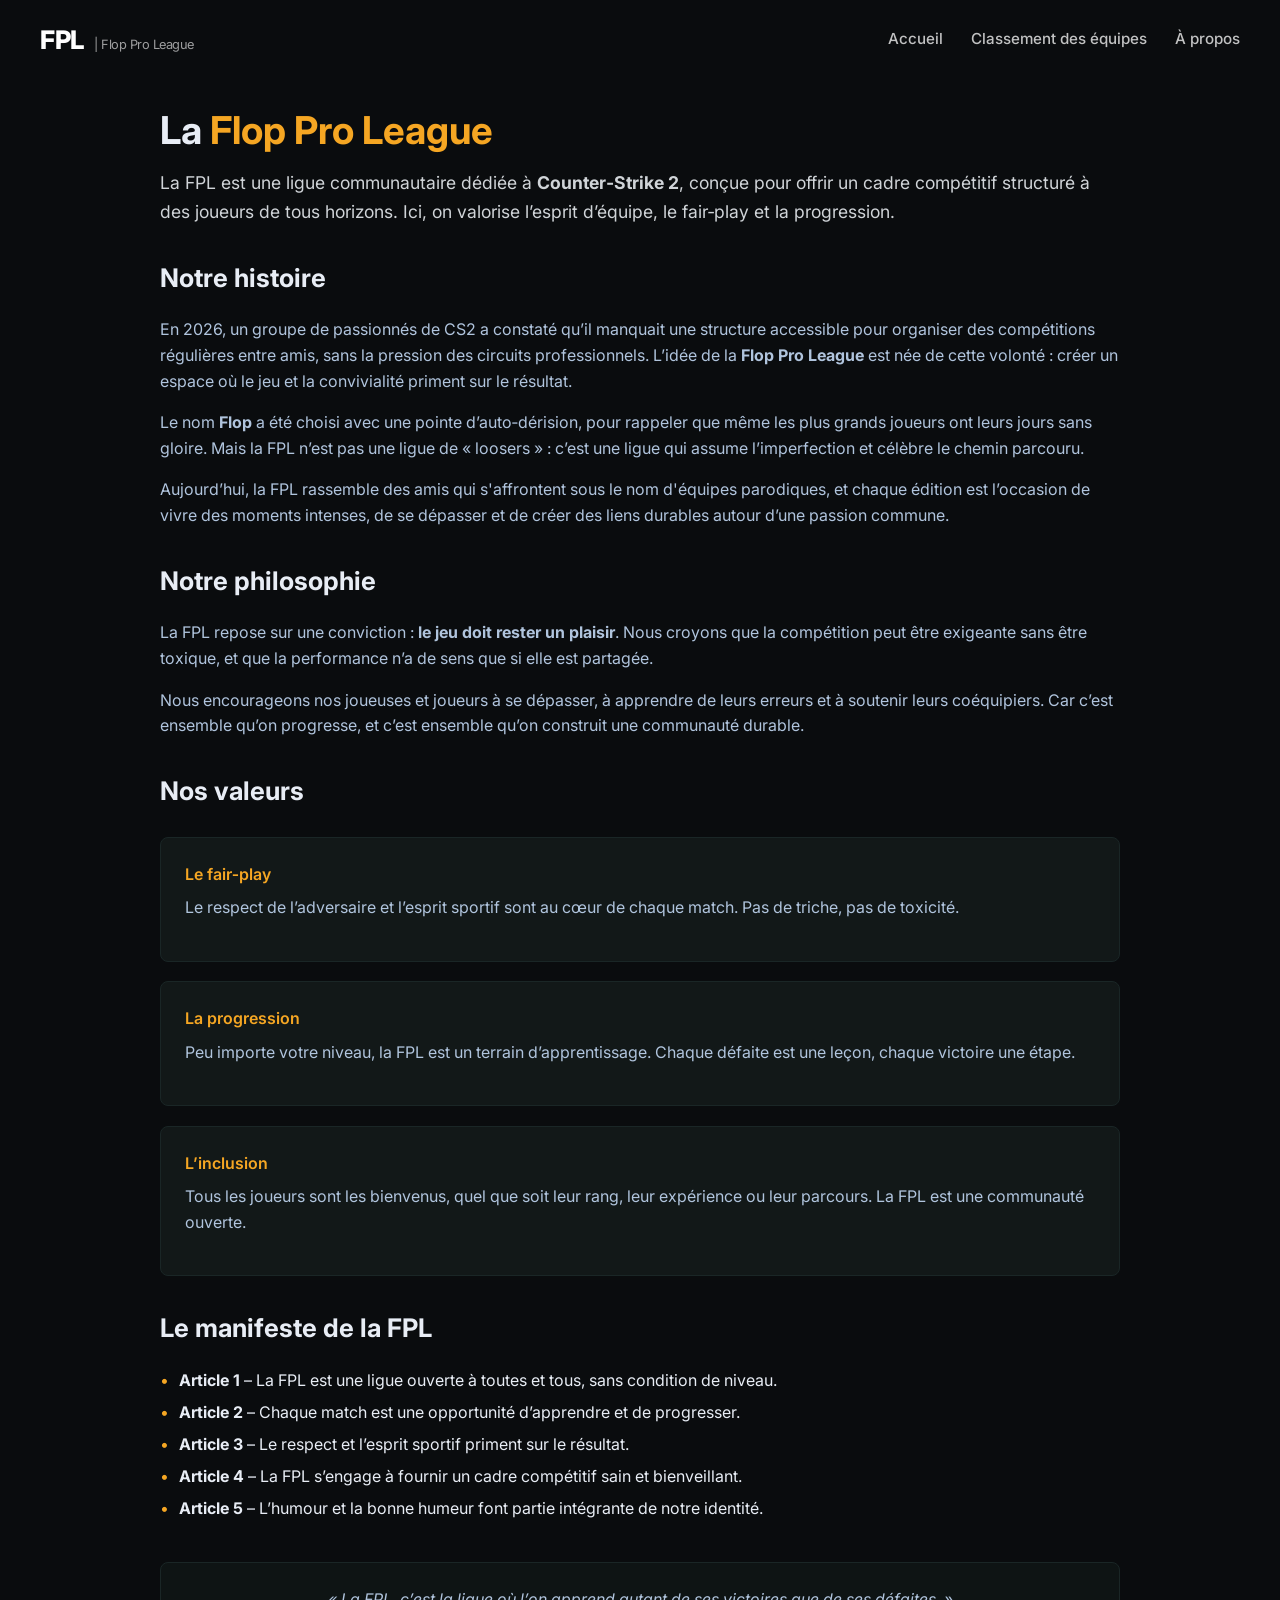
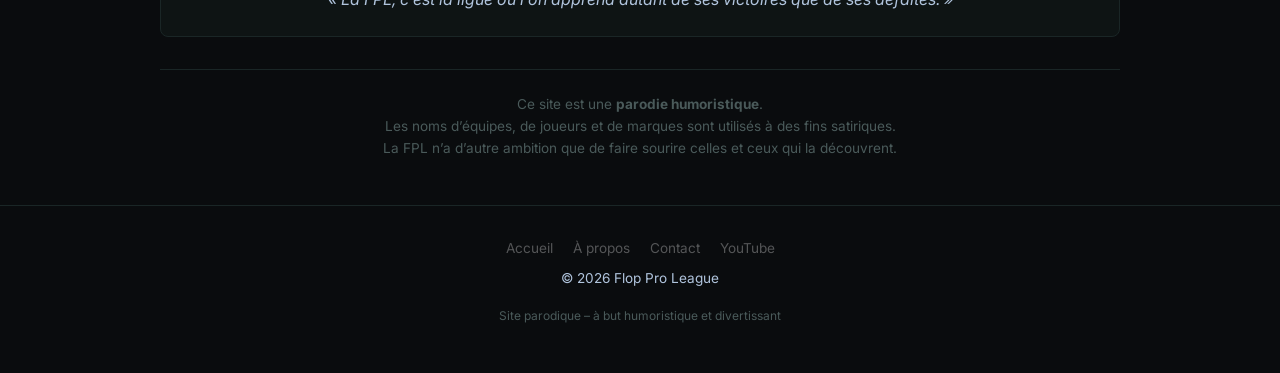
<file: about.html>
<!DOCTYPE html>
<html lang="fr">
<head>
    <meta charset="UTF-8" />
    <meta name="viewport" content="width=device-width, initial-scale=1.0" />
    <title>À propos – FPL</title>
    <link rel="stylesheet" href="styles.css" />
</head>
<body>

    <div id="header-placeholder"></div>

    <main class="page-content">

        <h1>La <span class="highlight">Flop Pro League</span></h1>

        <p style="font-size:1.1rem; color:#d0d4d8;">
            La FPL est une ligue communautaire dédiée à <strong>Counter‑Strike 2</strong>,
            conçue pour offrir un cadre compétitif structuré à des joueurs de tous horizons.
            Ici, on valorise l’esprit d’équipe, le fair‑play et la progression.
        </p>

        <!-- ===== HISTOIRE ===== -->
        <h2>Notre histoire</h2>
        <p>
            En 2026, un groupe de passionnés de CS2 a constaté qu’il manquait une structure
            accessible pour organiser des compétitions régulières entre amis, sans la pression
            des circuits professionnels. L’idée de la <strong>Flop Pro League</strong> est née
            de cette volonté : créer un espace où le jeu et la convivialité priment sur le résultat.
        </p>
        <p>
            Le nom <strong>Flop</strong> a été choisi avec une pointe d’auto‑dérision, pour
            rappeler que même les plus grands joueurs ont leurs jours sans gloire.
            Mais la FPL n’est pas une ligue de « loosers » : c’est une ligue qui assume
            l’imperfection et célèbre le chemin parcouru.
        </p>
        <p>
            Aujourd’hui, la FPL rassemble des amis qui s'affrontent sous le nom d'équipes parodiques,
            et chaque édition est l’occasion de vivre des moments intenses, de se dépasser et de créer
            des liens durables autour d’une passion commune.
        </p>

        <!-- ===== PHILOSOPHIE ===== -->
        <h2>Notre philosophie</h2>
        <p>
            La FPL repose sur une conviction : <strong>le jeu doit rester un plaisir</strong>.
            Nous croyons que la compétition peut être exigeante sans être toxique, et que
            la performance n’a de sens que si elle est partagée.
        </p>
        <p>
            Nous encourageons nos joueuses et joueurs à se dépasser, à apprendre de leurs
            erreurs et à soutenir leurs coéquipiers. Car c’est ensemble qu’on progresse,
            et c’est ensemble qu’on construit une communauté durable.
        </p>

        <!-- ===== VALEURS ===== -->
        <h2>Nos valeurs</h2>

        <div class="card">
            <div class="card-title">Le fair‑play</div>
            <p>Le respect de l’adversaire et l’esprit sportif sont au cœur de chaque match. Pas de triche, pas de toxicité.</p>
        </div>

        <div class="card">
            <div class="card-title">La progression</div>
            <p>Peu importe votre niveau, la FPL est un terrain d’apprentissage. Chaque défaite est une leçon, chaque victoire une étape.</p>
        </div>

        <div class="card">
            <div class="card-title">L’inclusion</div>
            <p>Tous les joueurs sont les bienvenus, quel que soit leur rang, leur expérience ou leur parcours. La FPL est une communauté ouverte.</p>
        </div>

        <!-- ===== MANIFESTE ===== -->
        <h2>Le manifeste de la FPL</h2>
        <ul>
            <li><strong>Article 1</strong> – La FPL est une ligue ouverte à toutes et tous, sans condition de niveau.</li>
            <li><strong>Article 2</strong> – Chaque match est une opportunité d’apprendre et de progresser.</li>
            <li><strong>Article 3</strong> – Le respect et l’esprit sportif priment sur le résultat.</li>
            <li><strong>Article 4</strong> – La FPL s’engage à fournir un cadre compétitif sain et bienveillant.</li>
            <li><strong>Article 5</strong> – L’humour et la bonne humeur font partie intégrante de notre identité.</li>
        </ul>

        <!-- ===== CONCLUSION ===== -->
        <div style="margin-top:2.5rem; padding:1.5rem; background:#0e1414; border-radius:8px; border:1px solid #1a2626; text-align:center;">
            <p style="color:#b0c4dd; font-style:italic; margin:0;">
                « La FPL, c’est la ligue où l’on apprend autant de ses victoires que de ses défaites. »
            </p>
        </div>

        <p style="margin-top:2rem; font-size:0.85rem; color:#4a5a5a; text-align:center; border-top:1px solid #1a2626; padding-top:1.5rem;">
            Ce site est une <strong>parodie humoristique</strong>.<br />
            Les noms d’équipes, de joueurs et de marques sont utilisés à des fins satiriques.<br />
            La FPL n’a d’autre ambition que de faire sourire celles et ceux qui la découvrent.
        </p>

    </main>

    <div id="footer-placeholder"></div>

    <script src="script.js"></script>
</body>
</html>
</file>
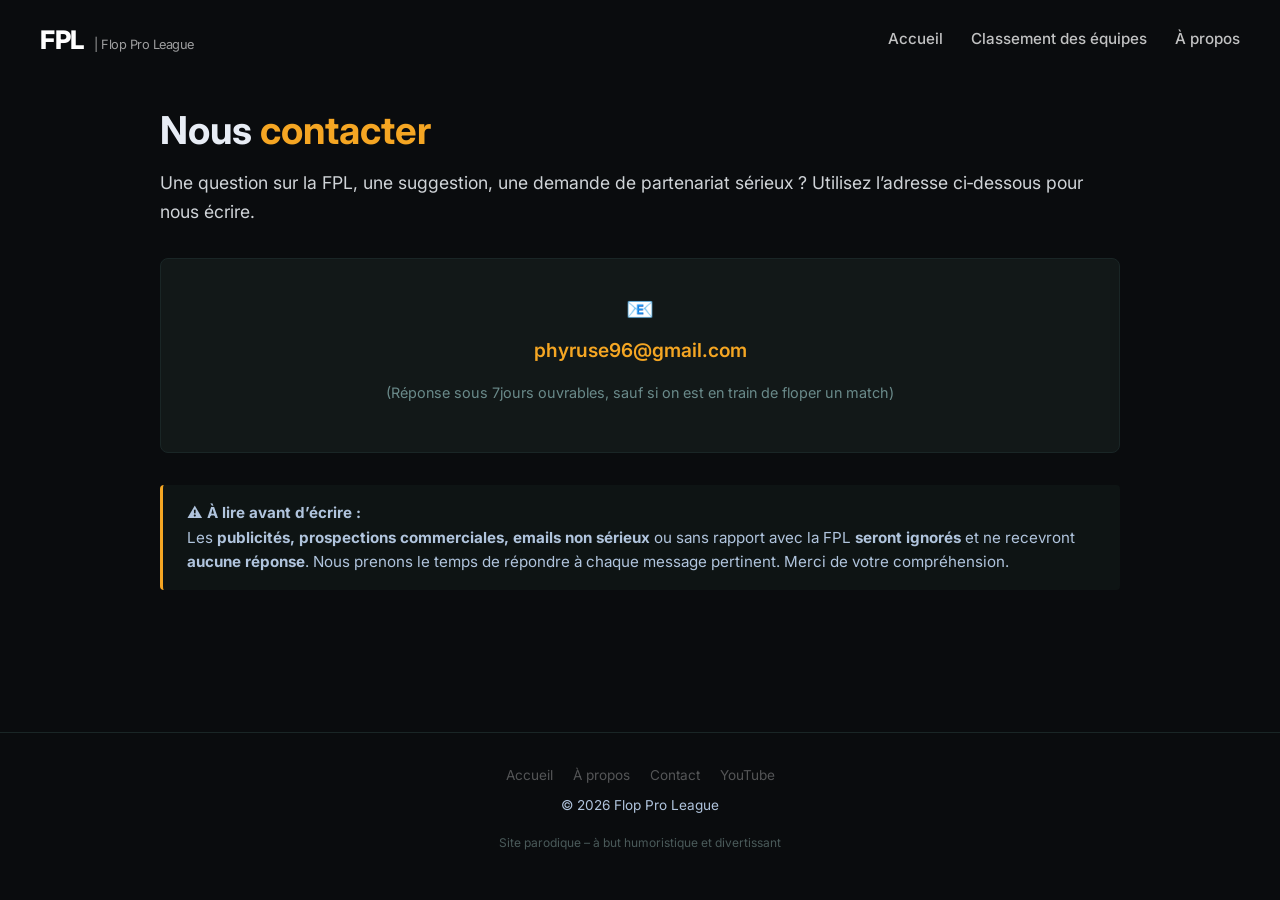
<file: contact.html>
<!DOCTYPE html>
<html lang="fr">
<head>
    <meta charset="UTF-8" />
    <meta name="viewport" content="width=device-width, initial-scale=1.0" />
    <title>Contact – FPL</title>
    <link rel="stylesheet" href="styles.css" />
</head>
<body>

    <div id="header-placeholder"></div>

    <main class="page-content">

        <h1>Nous <span class="highlight">contacter</span></h1>

        <p style="font-size:1.1rem; color:#d0d4d8;">
            Une question sur la FPL, une suggestion, une demande de partenariat sérieux ?
            Utilisez l’adresse ci‑dessous pour nous écrire.
        </p>

        <div style="background:#121818; border:1px solid #1a2626; border-radius:8px; padding:2rem; margin:2rem 0; text-align:center;">
            <p style="font-size:1.4rem; margin-bottom:0.5rem;">📧</p>
            <p style="font-size:1.2rem;">
                <a href="mailto:phyruse96@gmail.com" style="color:#f5a623; text-decoration:none; font-weight:600;">
                    phyruse96@gmail.com
                </a>
            </p>
            <p style="color:#6a8a8a; font-size:0.9rem; margin-top:0.5rem;">
                (Réponse sous 7jours ouvrables, sauf si on est en train de floper un match)
            </p>
        </div>

        <div style="background:#0e1414; border-left:3px solid #f5a623; padding:1rem 1.5rem; margin:1.5rem 0; border-radius:4px;">
            <p style="color:#b0c4dd; margin:0; font-size:0.95rem;">
                <strong>⚠️ À lire avant d’écrire :</strong><br />
                Les <strong>publicités, prospections commerciales, emails non sérieux</strong>
                ou sans rapport avec la FPL <strong>seront ignorés</strong> et ne recevront <strong>aucune réponse</strong>.
                Nous prenons le temps de répondre à chaque message pertinent. Merci de votre compréhension.
            </p>
        </div>

    </main>

    <div id="footer-placeholder"></div>

    <script src="script.js"></script>
</body>
</html>
</file>
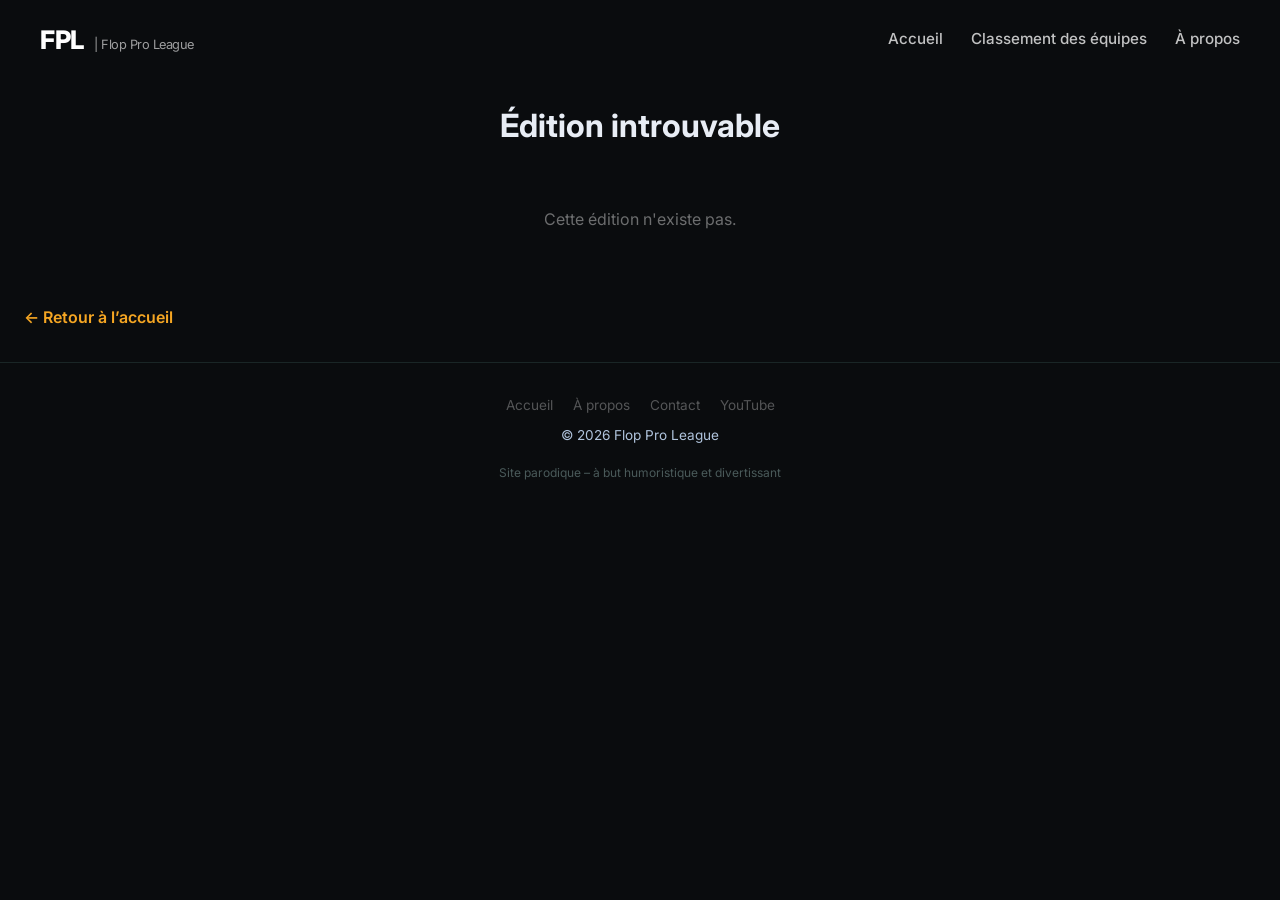
<file: edition.html>
<!DOCTYPE html>
<html lang="fr">
<head>
    <meta charset="UTF-8" />
    <meta name="viewport" content="width=device-width, initial-scale=1.0" />
    <title>FPL – Édition</title>
    <link rel="stylesheet" href="styles.css" />
</head>
<body>

    <div id="header-placeholder"></div>

    <main class="bracket-wrapper">
        <h1 id="editionTitle">Flop Pro League – Édition</h1>
        <div id="bracketContainer"></div>
        <a href="index.html" class="back-link">← Retour à l’accueil</a>
    </main>

    <div id="footer-placeholder"></div>

    <!-- ===== MODALE ===== -->
    <div class="modal-overlay" id="matchModal">
        <div class="modal">
            <button class="modal-close" id="modalClose">&times;</button>
            <h2 id="modalTitle">Détail du BO3</h2>
            <div id="modalBody"></div>
        </div>
    </div>

    <script src="data.js"></script>
    <script src="script.js"></script>
    <script src="edition.js"></script>
</body>
</html>
</file>
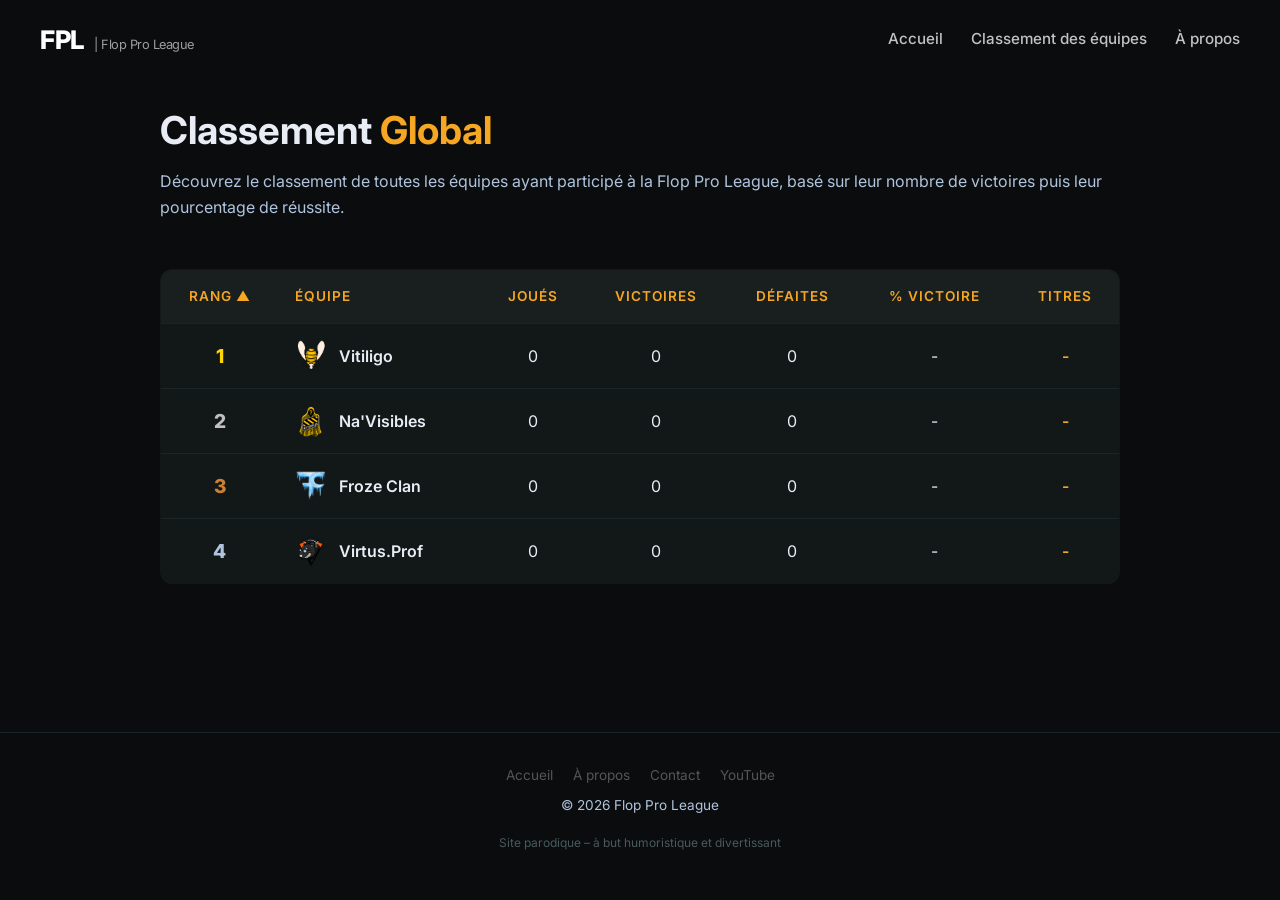
<file: ranking.html>
<!DOCTYPE html>
<html lang="fr">
<head>
    <meta charset="UTF-8" />
    <meta name="viewport" content="width=device-width, initial-scale=1.0" />
    <title>FPL – Classement</title>
    <link rel="stylesheet" href="styles.css" />
    <style>
        .ranking-table {
            width: 100%;
            border-collapse: collapse;
            margin-top: 2rem;
            background: #121818;
            border: 1px solid #1a2626;
            border-radius: 12px;
            overflow: hidden;
        }
        .ranking-table th, .ranking-table td {
            padding: 1rem;
            text-align: center;
            border-bottom: 1px solid #1a2626;
        }
        .ranking-table th {
            background: rgba(255, 255, 255, 0.03);
            font-weight: 600;
            color: #f5a623;
            text-transform: uppercase;
            font-size: 0.85rem;
            letter-spacing: 1px;
        }
        .ranking-table tr:last-child td {
            border-bottom: none;
        }
        .ranking-table tr:hover td {
            background: rgba(255, 255, 255, 0.02);
        }
        .rank-number {
            font-weight: 800;
            font-size: 1.2rem;
            color: #b0c4dd;
        }
        .rank-1 .rank-number {
            color: #ffd700;
        }
        .rank-2 .rank-number {
            color: #c0c0c0;
        }
        .rank-3 .rank-number {
            color: #cd7f32;
        }
        .team-col {
            display: flex;
            align-items: center;
            gap: 12px;
            text-align: left;
        }
        .team-logo-small {
            width: 32px;
            height: 32px;
            object-fit: contain;
        }
        .team-name {
            font-weight: 600;
            color: #e8edf5;
            text-decoration: none;
            transition: color 0.2s;
        }
        .team-name:hover {
            color: #f5a623;
        }
    </style>
</head>
<body>

    <div id="header-placeholder"></div>

    <div class="page-content">
        <h1>Classement <span class="highlight">Global</span></h1>
        <p>Découvrez le classement de toutes les équipes ayant participé à la Flop Pro League, basé sur leur nombre de victoires puis leur pourcentage de réussite.</p>

        <div style="overflow-x: auto;">
            <table class="ranking-table">
                <thead>
                    <tr>
                        <th data-sort="rank" style="cursor: pointer;">Rang <span class="sort-icon"></span></th>
                        <th data-sort="name" style="cursor: pointer; text-align: left;">Équipe <span class="sort-icon"></span></th>
                        <th data-sort="played" style="cursor: pointer;">Joués <span class="sort-icon"></span></th>
                        <th data-sort="wins" style="cursor: pointer;">Victoires <span class="sort-icon"></span></th>
                        <th data-sort="losses" style="cursor: pointer;">Défaites <span class="sort-icon"></span></th>
                        <th data-sort="winRate" style="cursor: pointer;">% Victoire <span class="sort-icon"></span></th>
                        <th data-sort="titles" style="cursor: pointer;">Titres <span class="sort-icon"></span></th>
                    </tr>
                </thead>
                <tbody id="rankingBody">
                    <!-- Généré par JavaScript -->
                </tbody>
            </table>
        </div>
    </div>

    <div id="footer-placeholder"></div>

    <script src="script.js"></script>
    <script src="data.js"></script>
    <script src="ranking.js"></script>
</body>
</html>
</file>
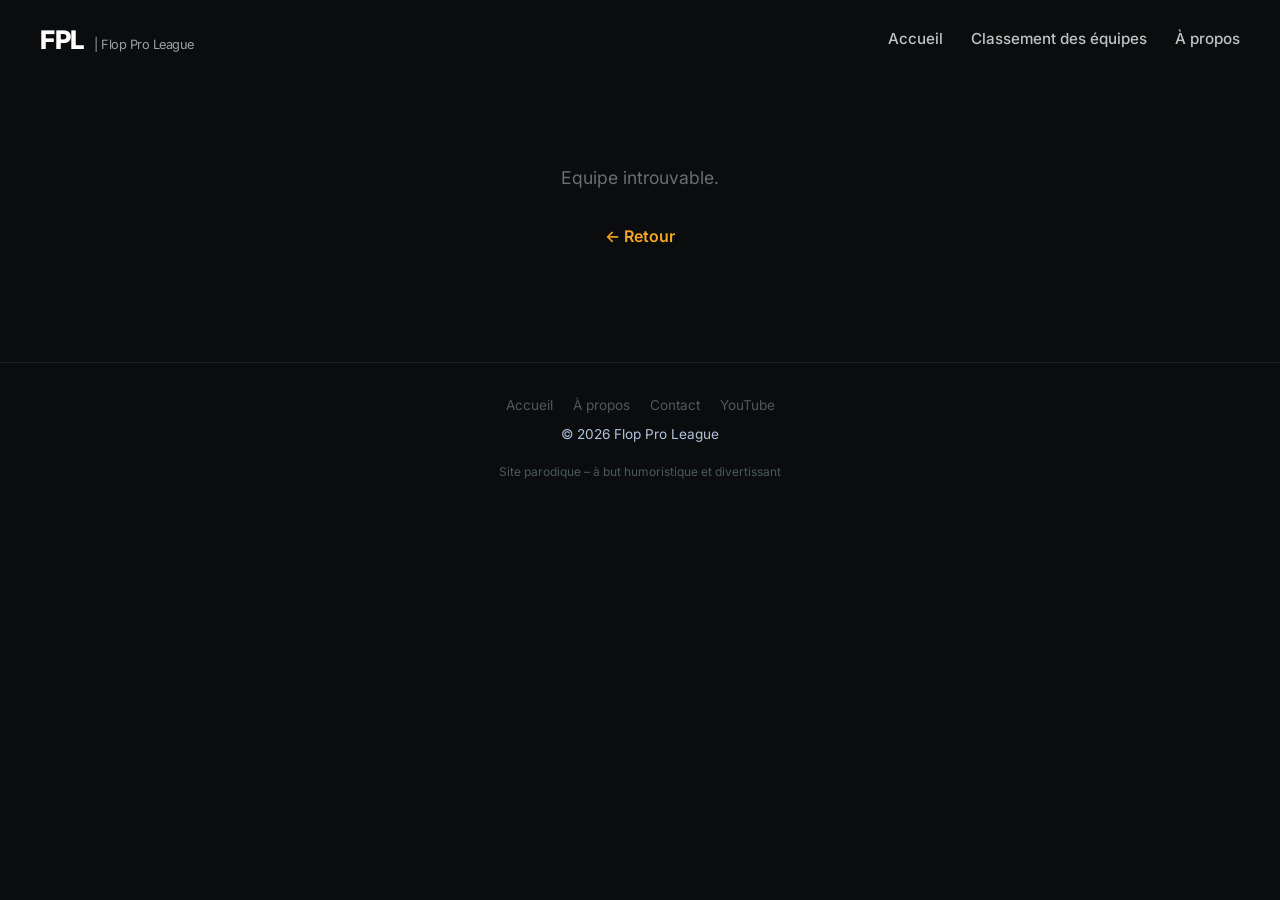
<file: team.html>
<!DOCTYPE html>
<html lang="fr">
<head>
    <meta charset="UTF-8" />
    <meta name="viewport" content="width=device-width, initial-scale=1.0" />
    <title>FPL – Équipe</title>
    <meta name="description" content="Fiche détaillée d'une équipe de la Flop Pro League – joueurs, palmarès et résultats." />
    <link rel="stylesheet" href="styles.css" />
    <style>
        /* ===== TEAM PAGE ===== */
        .team-page {
            max-width: 860px;
            margin: 0 auto;
            padding: 100px 1.5rem 3rem;
            width: 100%;
        }

        .team-hero {
            display: flex;
            align-items: center;
            gap: 2rem;
            margin-bottom: 2.5rem;
            padding: 2rem;
            background: linear-gradient(135deg, #141e2a, #0f1820);
            border: 1px solid #2f4050;
            border-radius: 16px;
            position: relative;
            overflow: hidden;
        }

        .team-hero::before {
            content: '';
            position: absolute;
            inset: 0;
            background: radial-gradient(ellipse at top left, rgba(245,166,35,0.07) 0%, transparent 60%);
            pointer-events: none;
        }

        .team-hero-logo {
            width: 110px;
            height: 110px;
            object-fit: contain;
            flex-shrink: 0;
            filter: drop-shadow(0 8px 24px rgba(245,166,35,0.25));
        }

        .team-hero-logo-empty {
            width: 110px;
            height: 110px;
            border-radius: 12px;
            background: rgba(255,255,255,0.04);
            border: 2px dashed rgba(255,255,255,0.15);
            flex-shrink: 0;
        }

        .team-hero-info {
            flex: 1;
        }

        .team-hero-name {
            font-size: 2.4rem;
            font-weight: 900;
            color: #fff;
            letter-spacing: -1px;
            margin-bottom: 0.3rem;
        }

        .team-hero-edition {
            font-size: 0.9rem;
            color: rgba(255,255,255,0.45);
            margin-bottom: 1rem;
        }

        .team-hero-badges {
            display: flex;
            flex-wrap: wrap;
            gap: 0.5rem;
        }

        .badge {
            display: inline-flex;
            align-items: center;
            gap: 5px;
            padding: 0.3rem 0.85rem;
            border-radius: 30px;
            font-size: 0.8rem;
            font-weight: 600;
        }

        .badge-gold {
            background: rgba(245,166,35,0.15);
            border: 1px solid rgba(245,166,35,0.35);
            color: #f5a623;
        }

        .badge-silver {
            background: rgba(180,190,200,0.12);
            border: 1px solid rgba(180,190,200,0.3);
            color: #b4bec8;
        }

        .badge-green {
            background: rgba(75,180,110,0.12);
            border: 1px solid rgba(75,180,110,0.3);
            color: #4fb46e;
        }

        .section-title {
            font-size: 1rem;
            font-weight: 800;
            text-transform: uppercase;
            letter-spacing: 0.1em;
            color: #f5a623;
            margin-bottom: 1rem;
        }

        .section-block {
            background: #121a22;
            border: 1px solid #2f4050;
            border-radius: 12px;
            padding: 1.5rem;
            margin-bottom: 1.5rem;
        }

        .players-grid {
            display: grid;
            grid-template-columns: repeat(auto-fill, minmax(150px, 1fr));
            gap: 0.75rem;
        }

        .player-card {
            display: flex;
            align-items: center;
            gap: 0.6rem;
            background: #0f1820;
            border: 1px solid #263747;
            border-radius: 8px;
            padding: 0.6rem 0.8rem;
            transition: border-color 0.2s, transform 0.15s;
        }

        .player-card:hover {
            border-color: #f5a62360;
            transform: translateY(-1px);
        }

        .player-avatar {
            width: 32px;
            height: 32px;
            border-radius: 50%;
            background: linear-gradient(135deg, #1e3048, #2f4050);
            display: flex;
            align-items: center;
            justify-content: center;
            font-size: 0.85rem;
            font-weight: 700;
            color: #f5a623;
            flex-shrink: 0;
        }

        .player-name {
            font-size: 0.85rem;
            font-weight: 600;
            color: #d0dce8;
        }

        .match-result-row {
            display: flex;
            align-items: center;
            justify-content: space-between;
            gap: 1rem;
            padding: 0.75rem 1rem;
            border-radius: 8px;
            margin-bottom: 0.5rem;
            background: #0f1820;
            border: 1px solid #263747;
            transition: border-color 0.2s;
        }

        .match-result-row:hover {
            border-color: #f5a62340;
        }

        .match-result-row:last-child {
            margin-bottom: 0;
        }

        .match-vs {
            display: flex;
            align-items: center;
            gap: 0.5rem;
            flex: 1;
            min-width: 0;
        }

        .match-vs-logo {
            width: 28px;
            height: 28px;
            object-fit: contain;
            flex-shrink: 0;
        }

        .match-vs-logo-empty {
            width: 28px;
            height: 28px;
            border-radius: 5px;
            background: rgba(255,255,255,0.05);
            border: 1px dashed rgba(255,255,255,0.15);
            flex-shrink: 0;
        }

        .match-vs-name {
            font-size: 0.9rem;
            font-weight: 600;
            color: #c8d8e8;
            white-space: nowrap;
            overflow: hidden;
            text-overflow: ellipsis;
        }

        .match-round-badge {
            font-size: 0.72rem;
            font-weight: 700;
            text-transform: uppercase;
            letter-spacing: 0.06em;
            padding: 2px 8px;
            border-radius: 20px;
            background: rgba(245,166,35,0.1);
            color: #f5a623;
            border: 1px solid rgba(245,166,35,0.2);
            white-space: nowrap;
        }

        .match-result-score {
            font-family: monospace;
            font-size: 1.05rem;
            font-weight: 700;
            padding: 0.25rem 0.7rem;
            border-radius: 6px;
            min-width: 56px;
            text-align: center;
        }

        .score-win {
            background: rgba(47,112,72,0.25);
            color: #7ed6a8;
            border: 1px solid rgba(47,112,72,0.4);
        }

        .score-loss {
            background: rgba(180,50,50,0.2);
            color: #f08080;
            border: 1px solid rgba(180,50,50,0.35);
        }

        .score-pending {
            background: rgba(255,255,255,0.05);
            color: rgba(255,255,255,0.4);
            border: 1px solid rgba(255,255,255,0.1);
        }

        .win-tag {
            font-size: 0.72rem;
            font-weight: 700;
            padding: 2px 8px;
            border-radius: 20px;
        }

        .win-tag-v { background: rgba(75,180,110,0.15); color: #4fb46e; border: 1px solid rgba(75,180,110,0.3); }
        .win-tag-d { background: rgba(180,60,60,0.15); color: #e07070; border: 1px solid rgba(180,60,60,0.3); }
        .win-tag-p { background: rgba(255,255,255,0.06); color: rgba(255,255,255,0.4); border: 1px solid rgba(255,255,255,0.1); }

        .stats-mini {
            display: grid;
            grid-template-columns: repeat(auto-fit, minmax(110px, 1fr));
            gap: 0.75rem;
        }

        .stat-mini-item {
            background: #0f1820;
            border: 1px solid #263747;
            border-radius: 8px;
            padding: 0.9rem 0.75rem;
            text-align: center;
        }

        .stat-mini-value {
            font-size: 1.8rem;
            font-weight: 800;
            color: #f5a623;
            line-height: 1;
            margin-bottom: 0.3rem;
        }

        .stat-mini-label {
            font-size: 0.72rem;
            color: rgba(255,255,255,0.4);
            text-transform: uppercase;
            letter-spacing: 0.05em;
        }

        .no-data {
            color: rgba(255,255,255,0.35);
            text-align: center;
            padding: 1.5rem;
            font-style: italic;
        }

        @media (max-width: 600px) {
            .team-hero {
                flex-direction: column;
                text-align: center;
                gap: 1.2rem;
            }
            .team-hero-badges {
                justify-content: center;
            }
            .team-hero-name {
                font-size: 1.8rem;
            }
        }
    </style>
</head>
<body>

    <div id="header-placeholder"></div>

    <main class="team-page" id="teamPage">
        <!-- Rempli par JS -->
    </main>

    <div id="footer-placeholder"></div>

    <script src="data.js"></script>
    <script src="script.js"></script>
    <script>
    document.addEventListener('DOMContentLoaded', function () {

        const params  = new URLSearchParams(window.location.search);
        const teamId  = params.get('team');
        const page    = document.getElementById('teamPage');

        const LOGO_PATH = './Equipes/Fond transparent/';

        function escapeHtml(v) {
            return String(v ?? '').replace(/&/g,'&amp;').replace(/</g,'&lt;').replace(/>/g,'&gt;').replace(/"/g,'&quot;').replace(/'/g,'&#039;');
        }

        var teamData = null;
        var allMatches = [];
        var participations = [];
        var championEditions = [];
        var latestPlayers = [];
        var maxEditionIndex = -1;

        if (typeof EDITIONS !== 'undefined') {
            EDITIONS.forEach(function(edition, eIdx) {
                var currentEditionIndex = eIdx + 1;
                var t = (edition.teams || []).find(function(t){ return t.id === teamId; });
                
                if (t) {
                    if (!teamData) teamData = Object.assign({}, t, { editionName: edition.name, editionIndex: currentEditionIndex });
                    participations.push(currentEditionIndex);
                    
                    if (currentEditionIndex > maxEditionIndex) {
                        maxEditionIndex = currentEditionIndex;
                        latestPlayers = t.players || [];
                    }
                }

                (edition.matches || []).forEach(function(match) {
                    if (match.team1Id === teamId || match.team2Id === teamId) {
                        allMatches.push({ match: match, edition: edition, editionIndex: currentEditionIndex });
                        
                        // Check if team won the finale of this edition
                        if (match.round === 'Finale' && match.winnerId === teamId) {
                            championEditions.push(currentEditionIndex);
                        }
                    }
                });
            });
        }

        if (!teamData) {
            page.innerHTML =
                '<div style="text-align:center; padding:4rem 0;">' +
                '<p style="color:rgba(255,255,255,0.4); font-size:1.1rem;">Equipe introuvable.</p>' +
                '<a href="index.html" class="back-link" style="margin-top:1rem; display:inline-block;">&larr; Retour</a>' +
                '</div>';
            return;
        }

        document.title = 'FPL \u2013 ' + teamData.name;

        var wins = 0, losses = 0, played = 0;
        allMatches.forEach(function(item) {
            var match = item.match;
            if (match.winnerId !== null && match.winnerId !== undefined) {
                played++;
                if (match.winnerId === teamId) wins++;
                else losses++;
            }
        });

        var logoHtml = teamData.logo
            ? '<img src="' + LOGO_PATH + escapeHtml(teamData.logo) + '" alt="' + escapeHtml(teamData.name) + '" class="team-hero-logo" />'
            : '<div class="team-hero-logo-empty"></div>';
            
        var smallMyLogoHtml = teamData.logo
            ? '<img src="' + LOGO_PATH + escapeHtml(teamData.logo) + '" alt="' + escapeHtml(teamData.name) + '" class="match-vs-logo" title="' + escapeHtml(teamData.name) + '" />'
            : '<div class="match-vs-logo-empty" title="' + escapeHtml(teamData.name) + '"></div>';

        var badgesHtml = '';
        championEditions.forEach(function(edIdx) {
            badgesHtml += '<span class="badge badge-gold" title="Vainqueur de l\'\u00c9dition ' + edIdx + '">\uD83C\uDFC6 Champion (\u00c9d. ' + edIdx + ')</span>';
        });
        
        if (participations.length > 0) {
            var partsText = participations.length > 1 
                ? 'A participé aux éditions ' + participations.slice(0, -1).join(', ') + ' & ' + participations[participations.length - 1]
                : 'A participé à l\'édition ' + participations[0];
            badgesHtml += '<span class="badge badge-silver">' + partsText + '</span>';
        }

        var playersHtml = latestPlayers.length > 0
            ? latestPlayers.map(function(p) {
                return '<div class="player-card">' +
                    '<div class="player-avatar">' + escapeHtml(p.charAt(0).toUpperCase()) + '</div>' +
                    '<span class="player-name">' + escapeHtml(p) + '</span>' +
                    '</div>';
              }).join('')
            : '<p class="no-data">Aucun joueur enregistré.</p>';

        var matchRowsHtml = allMatches.length > 0 ? allMatches.map(function(item) {
            var match = item.match;
            var edition = item.edition;
            var opponentId = match.team1Id === teamId ? match.team2Id : match.team1Id;
            var opponent = opponentId ? (edition.teams || []).find(function(t){ return t.id === opponentId; }) : null;
            var myScore  = match.team1Id === teamId ? match.score1 : match.score2;
            var oppScore = match.team1Id === teamId ? match.score2 : match.score1;
            var isPlayed = match.winnerId !== null && match.winnerId !== undefined;
            var isWin    = isPlayed && match.winnerId === teamId;

            var oppLogoHtml = (opponent && opponent.logo)
                ? '<img src="' + LOGO_PATH + escapeHtml(opponent.logo) + '" alt="' + escapeHtml(opponent.name) + '" class="match-vs-logo" title="' + escapeHtml(opponent.name) + '" />'
                : '<div class="match-vs-logo-empty" title="À définir"></div>';
            
            var opponentLink = opponentId
                ? '<a href="team.html?team=' + escapeHtml(opponentId) + '" class="match-vs-link" style="display:inline-flex; align-items:center;">' + oppLogoHtml + '</a>'
                : oppLogoHtml;

            var scoreClass = isPlayed ? (isWin ? 'score-win' : 'score-loss') : 'score-pending';
            var scoreText  = isPlayed ? ((myScore !== null && myScore !== undefined ? myScore : '-') + ' \u2013 ' + (oppScore !== null && oppScore !== undefined ? oppScore : '-')) : '\u00c0 venir';
            var winTagClass = isPlayed ? (isWin ? 'win-tag-v' : 'win-tag-d') : 'win-tag-p';
            var winTagText  = isPlayed ? (isWin ? 'Victoire' : 'D\u00e9faite') : '\u00c0 venir';

            return '<div class="match-result-row">' +
                '<div class="match-vs" style="display: flex; align-items: center; gap: 10px;">' + smallMyLogoHtml + '<span style="color: rgba(255,255,255,0.3); font-weight: 600; font-size: 0.85rem;">VS</span>' + opponentLink + '</div>' +
                '<span class="match-round-badge">\u00c9d.' + item.editionIndex + ' - ' + escapeHtml(match.round) + '</span>' +
                '<span class="match-result-score ' + scoreClass + '">' + scoreText + '</span>' +
                '<span class="win-tag ' + winTagClass + '">' + winTagText + '</span>' +
                '</div>';
        }).join('') : '<p class="no-data">Aucun match trouvé pour cette équipe.</p>';

        var pct = played > 0 ? Math.round(wins / played * 100) + '%' : '&mdash;';

        page.innerHTML =
            '<div class="team-hero">' +
                logoHtml +
                '<div class="team-hero-info">' +
                    '<div class="team-hero-name">' + escapeHtml(teamData.name) + '</div>' +
                    '<div class="team-hero-edition">Flop Pro League &middot; Première participation : ' + escapeHtml(teamData.editionName) + '</div>' +
                    '<div class="team-hero-badges">' + badgesHtml + '</div>' +
                '</div>' +
            '</div>' +

            '<div class="section-block">' +
                '<div class="section-title">Statistiques</div>' +
                '<div class="stats-mini">' +
                    '<div class="stat-mini-item"><div class="stat-mini-value">' + played + '</div><div class="stat-mini-label">Matchs joués</div></div>' +
                    '<div class="stat-mini-item"><div class="stat-mini-value" style="color:#4fb46e;">' + wins + '</div><div class="stat-mini-label">Victoires</div></div>' +
                    '<div class="stat-mini-item"><div class="stat-mini-value" style="color:#e07070;">' + losses + '</div><div class="stat-mini-label">Défaites</div></div>' +
                    '<div class="stat-mini-item"><div class="stat-mini-value">' + pct + '</div><div class="stat-mini-label">% Victoires</div></div>' +
                '</div>' +
            '</div>' +

            '<div class="section-block">' +
                '<div class="section-title">Joueurs</div>' +
                '<div class="players-grid">' + playersHtml + '</div>' +
            '</div>' +

            '<div class="section-block">' +
                '<div class="section-title">Historique des matchs</div>' +
                matchRowsHtml +
            '</div>' +

            '<a href="javascript:history.back()" class="back-link">&larr; Retour</a>';
    });
    </script>
</body>
</html>
</file>
<file: styles.css>
/* ==========================================
   IMPORTS
   ========================================== */
@import url('https://fonts.googleapis.com/css2?family=Inter:wght@400;600;700;800;900&display=swap');

/* ==========================================
   RESET & BASE
   ========================================== */
* {
    margin: 0;
    padding: 0;
    box-sizing: border-box;
}

body {
    font-family: 'Inter', 'Segoe UI', Roboto, system-ui, sans-serif;
    background: #0a0c0e;
    color: #e8edf5;
    line-height: 1.6;
    min-height: 100vh;
    display: flex;
    flex-direction: column;
}

a {
    color: #f5a623;
    text-decoration: none;
    transition: 0.2s;
}
a:hover {
    color: #d48c1a;
}

/* ==========================================
   HEADER
   ========================================== */
.site-header {
    position: fixed;
    top: 0;
    left: 0;
    width: 100%;
    z-index: 100;
    padding: 20px 40px;
    display: flex;
    justify-content: space-between;
    align-items: center;
    flex-wrap: wrap;
    gap: 1rem;
    background: transparent;
    border-bottom: none;
}

.logo {
    font-size: 1.6rem;
    font-weight: 800;
    color: #fff;
    letter-spacing: -0.5px;
}
.logo a{
    font-size: 1.6rem;
    font-weight: 800;
    color: #fff;
    letter-spacing: -0.5px;
}
.logo span {
    background: linear-gradient(135deg, #f5a623, #d48c1a);
    -webkit-background-clip: text;
    -webkit-text-fill-color: transparent;
    background-clip: text;
}
.logo small {
    font-size: 0.8rem;
    font-weight: 400;
    color: rgba(255, 255, 255, 0.6);
    -webkit-text-fill-color: rgba(255, 255, 255, 0.6);
    margin-left: 6px;
}

.nav-links {
    display: flex;
    gap: 28px;
    align-items: center;
}
.nav-links a {
    color: rgba(255, 255, 255, 0.75);
    text-decoration: none;
    font-size: 0.95rem;
    font-weight: 500;
    transition: 0.2s;
    padding: 4px 0;
    border-bottom: 2px solid transparent;
}
.nav-links a:hover {
    color: #fff;
    border-bottom-color: #f5a623;
}

/* ==========================================
   FOOTER
   ========================================== */
.site-footer {
    background: #0a0c0e;
    border-top: 1px solid #1a2626;
    padding: 2rem 1.5rem;
    text-align: center;
    font-size: 0.85rem;
    color: rgba(255, 255, 255, 0.3);
    margin-top: auto;
}
.site-footer .footer-links {
    display: flex;
    justify-content: center;
    gap: 20px;
    flex-wrap: wrap;
    margin-bottom: 0.5rem;
}
.site-footer .footer-links a {
    color: rgba(255, 255, 255, 0.3);
}
.site-footer .footer-links a:hover {
    color: #f5a623;
}

/* ==========================================
   PAGES GÉNÉRIQUES (about, contact)
   ========================================== */
.page-content {
    flex: 1;
    max-width: 1000px;
    margin: 0 auto;
    width: 100%;
    padding: 100px 20px 30px;
}

h1 {
    font-size: 2.4rem;
    font-weight: 700;
    color: #e8edf5;
    margin-bottom: 0.5rem;
}
h1 .highlight {
    color: #f5a623;
}
h2 {
    font-size: 1.6rem;
    color: #e8edf5;
    margin: 2rem 0 0.8rem;
    padding-bottom: 6px;
}
h3 {
    font-size: 1.2rem;
    color: #f5a623;
    margin: 1.2rem 0 0.4rem;
}
p {
    margin-bottom: 1rem;
    color: #b0c4dd;
}
ul {
    list-style: none;
    padding-left: 0;
}
ul li {
    margin-bottom: 0.4rem;
    padding-left: 1.2rem;
    position: relative;
}
ul li::before {
    content: "•";
    color: #f5a623;
    position: absolute;
    left: 0;
}

.card {
    background: #121818;
    border: 1px solid #1a2626;
    border-radius: 8px;
    padding: 1.5rem;
    margin: 1.2rem 0;
}
.card .card-title {
    font-weight: 600;
    color: #f5a623;
    margin-bottom: 0.5rem;
}

/* ==========================================
   FAQ
   ========================================== */
.faq-item {
    border-bottom: 1px solid #1a2626;
    padding: 0.8rem 0;
}
.faq-item:last-child {
    border-bottom: none;
}
.faq-question {
    font-weight: 600;
    color: #e8edf5;
    cursor: pointer;
    display: flex;
    justify-content: space-between;
    align-items: center;
}
.faq-question:hover {
    color: #f5a623;
}
.faq-question .toggle {
    font-size: 1.2rem;
    color: #f5a623;
}
.faq-answer {
    display: none;
    padding-top: 0.4rem;
    color: #b0c4dd;
}
.faq-answer.open {
    display: block;
}

/* ==========================================
   RESPONSIVE COMMUN
   ========================================== */
@media (max-width: 700px) {
    .site-header {
        padding: 16px 20px;
    }
    .logo {
        font-size: 1.3rem;
    }
    .nav-links {
        gap: 16px;
    }
    .nav-links a {
        font-size: 0.85rem;
    }
    .page-content {
        padding-top: 80px;
    }
    h1 {
        font-size: 1.8rem;
    }
}

@media (max-width: 480px) {
    .site-header {
        flex-direction: column;
        align-items: stretch;
        gap: 8px;
    }
    .nav-links {
        justify-content: center;
    }
}

/* ==========================================
   STYLES INDEX.HTML (hero, stats, editions)
   ========================================== */
.hero {
    position: relative;
    height: 100vh;
    min-height: 650px;
    display: flex;
    flex-direction: column;
    justify-content: center;
    align-items: center;
    text-align: center;
    padding: 2rem 1.5rem;
    overflow: hidden;
}
.hero-video {
    position: absolute;
    top: 0;
    left: 0;
    width: 100%;
    height: 100%;
    object-fit: cover;
    z-index: 0;
}
.hero-overlay {
    position: absolute;
    top: 0;
    left: 0;
    width: 100%;
    height: 100%;
    background: rgba(10, 12, 14, 0.6);
    z-index: 1;
}
.hero-content {
    position: relative;
    z-index: 2;
    max-width: 850px;
    padding: 0 20px;
}
.hero-badge {
    display: inline-block;
    background: rgba(245, 166, 35, 0.15);
    border: 1px solid rgba(245, 166, 35, 0.3);
    color: #f5a623;
    padding: 0.4rem 1.4rem;
    border-radius: 30px;
    font-size: 0.75rem;
    text-transform: uppercase;
    letter-spacing: 2px;
    font-weight: 600;
    margin-bottom: 1.5rem;
}
.hero h1 {
    font-size: clamp(2.8rem, 9vw, 5.5rem);
    font-weight: 900;
    line-height: 1.05;
    margin-bottom: 0.5rem;
    letter-spacing: -1px;
    color: #fff;
}
.hero h1 .highlight {
    background: linear-gradient(135deg, #f5a623, #d48c1a);
    -webkit-background-clip: text;
    -webkit-text-fill-color: transparent;
    background-clip: text;
}
.hero .subtitle {
    font-size: 1.3rem;
    color: rgba(255, 255, 255, 0.7);
    font-weight: 300;
    letter-spacing: 1px;
    margin-bottom: 0.5rem;
}
.hero .tagline {
    font-size: 1.1rem;
    color: rgba(255, 255, 255, 0.6);
    max-width: 600px;
    margin: 1rem auto 2rem;
    line-height: 1.7;
}
.hero .cta-group {
    display: flex;
    flex-wrap: wrap;
    gap: 1rem;
    justify-content: center;
}

.btn-primary {
    display: inline-block;
    background: linear-gradient(135deg, #f5a623, #d48c1a);
    color: #0a0c0e;
    font-weight: 700;
    padding: 0.9rem 2.8rem;
    border-radius: 50px;
    font-size: 1.05rem;
    transition: transform 0.2s, box-shadow 0.2s;
    box-shadow: 0 8px 30px rgba(245, 166, 35, 0.25);
    border: none;
    cursor: pointer;
}
.btn-primary:hover {
    transform: translateY(-3px) scale(1.02);
    box-shadow: 0 12px 40px rgba(245, 166, 35, 0.4);
    color: #0a0c0e;
}
.btn-secondary {
    padding: 0.9rem 2.8rem;
    border-radius: 50px;
    font-size: 1.05rem;
    border: 1px solid rgba(255, 255, 255, 0.25);
    transition: 0.2s;
}
.btn-secondary:hover {
    border-color: #f5a623;
    background: rgba(245, 166, 35, 0.08);
    color: #fff;
}

.scroll-indicator {
    margin-top: 3rem;
    color: rgba(255, 255, 255, 0.35);
    font-size: 0.85rem;
    animation: bounce 2s infinite;
}
@keyframes bounce {
    0%, 100% { transform: translateY(0); }
    50% { transform: translateY(8px); }
}

.stats {
    display: grid;
    grid-template-columns: repeat(auto-fit, minmax(130px, 1fr));
    gap: 1.5rem;
    max-width: 700px;
    margin: 2rem auto 0;
    padding: 1.5rem 1.8rem;
    background: rgba(18, 24, 24, 0.6);
    backdrop-filter: blur(12px);
    border-radius: 16px;
    border: 1px solid rgba(255, 255, 255, 0.06);
}
.stats .stat-item {
    text-align: center;
}
.stats .stat-item .number {
    font-size: 2rem;
    font-weight: 800;
    color: #f5a623;
}
.stats .stat-item .label {
    font-size: 0.75rem;
    color: rgba(255, 255, 255, 0.5);
    text-transform: uppercase;
    letter-spacing: 0.5px;
}

.content-below {
    background: #0a0c0e;
    padding: 4rem 1.5rem 2rem;
    position: relative;
    z-index: 5;
}
.content-below h2 {
    text-align: center;
    font-size: 2rem;
    font-weight: 700;
    color: #e8edf5;
    margin-bottom: 1rem;
}
.content-below .sub-text {
    text-align: center;
    color: rgba(255, 255, 255, 0.5);
    max-width: 600px;
    margin: 0 auto 2rem;
}

.feature-grid {
    display: grid;
    grid-template-columns: repeat(auto-fit, minmax(260px, 1fr));
    gap: 2rem;
    max-width: 1100px;
    margin: 0 auto;
}
.feature-card {
    background: #121818;
    border: 1px solid #1a2626;
    border-radius: 12px;
    padding: 2rem 1.5rem;
    text-align: center;
    transition: 0.2s;
}
.feature-card:hover {
    border-color: #f5a62340;
}
.feature-card .icon {
    font-size: 2.4rem;
    margin-bottom: 0.8rem;
}
.feature-card h3 {
    color: #e8edf5;
    font-size: 1.2rem;
    margin-bottom: 0.4rem;
}
.feature-card p {
    color: rgba(255, 255, 255, 0.5);
    font-size: 0.95rem;
    margin: 0;
}

.editions-section {
    background: #0a0c0e;
    padding: 2rem 1.5rem 4rem;
    position: relative;
    z-index: 5;
    border-top: 1px solid #1a2626;
}
.editions-section h2 {
    text-align: center;
    font-size: 2rem;
    font-weight: 700;
    color: #e8edf5;
    margin-bottom: 0.5rem;
}
.editions-section .sub-text {
    text-align: center;
    color: rgba(255, 255, 255, 0.5);
    max-width: 600px;
    margin: 0 auto 2rem;
}

.editions-vertical {
    max-width: 700px;
    margin: 0 auto;
    display: flex;
    flex-direction: column;
    gap: 1.5rem;
}
.edition-card {
    background: #121818;
    border: 1px solid #1a2626;
    border-radius: 12px;
    padding: 1.5rem 2rem;
    transition: 0.2s;
    display: flex;
    flex-wrap: wrap;
    align-items: center;
    justify-content: space-between;
    gap: 1rem;
}
.edition-card:hover {
    border-color: #f5a62340;
    transform: translateX(4px);
}
.edition-card .edition-info {
    display: flex;
    flex-direction: column;
    gap: 0.2rem;
}
.edition-card .edition-name {
    font-size: 1.2rem;
    font-weight: 700;
    color: #e8edf5;
}
.edition-card .edition-status {
    font-size: 0.85rem;
    color: rgba(255, 255, 255, 0.5);
}
.edition-card .edition-status .latest {
    color: #f5a623;
    font-weight: 600;
}
.edition-card .edition-link {
    background: rgba(245, 166, 35, 0.12);
    color: #f5a623;
    padding: 0.4rem 1.2rem;
    border-radius: 30px;
    font-size: 0.85rem;
    font-weight: 600;
    border: 1px solid rgba(245, 166, 35, 0.2);
    flex-shrink: 0;
}
.edition-card .edition-link:hover {
    background: rgba(245, 166, 35, 0.2);
    border-color: #f5a623;
}

.bracket-wrapper {
    max-width: 1280px;
    margin: 0 auto;
    padding: 100px 1.5rem 2rem;
    width: 100%;
    overflow-x: auto;
}

.bracket-wrapper h1 {
    font-size: 2rem;
    font-weight: 700;
    color: #e8edf5;
    margin-bottom: 1.5rem;
    text-align: center;
}

.bracket-tree {
    display: flex;
    flex-direction: row-reverse;
    justify-content: center;
    min-width: max-content;
    padding: 40px 24px;
}

.bracket-tree ul {
    display: flex;
    flex-direction: column;
    justify-content: center;
    list-style: none;
    padding: 0 48px 0 0;
    position: relative;
}

.bracket-tree > ul {
    padding-right: 0;
}

.bracket-tree li {
    display: flex;
    flex-direction: row-reverse;
    align-items: center;
    position: relative;
    padding: 18px 0;
    margin: 0;
}

.bracket-tree li::before,
.bracket-tree ul::before,
.bracket-tree li::after {
    content: "";
    position: absolute;
    display: block;
    border-color: #3d4d5d;
}

/* Horizontal stub: spans the RIGHT half of the gap (24px), connecting the vertical bar to the parent match box */
.bracket-tree ul::before {
    top: 50%;
    right: 0;
    left: auto;
    width: 24px;
    border-top: 2px solid #3d4d5d;
}

.bracket-tree > ul::before {
    display: none;
}

/* Horizontal stub per li: 24px going right from match box edge to the vertical bar */
.bracket-tree li::before {
    top: 50%;
    right: -24px;
    left: auto;
    width: 24px;
    border-top: 2px solid #3d4d5d;
}

/* Vertical bar connecting siblings */
.bracket-tree li::after {
    top: 0;
    bottom: 0;
    right: -24px;
    border-right: 2px solid #3d4d5d;
}

.bracket-tree > ul > li::before,
.bracket-tree > ul > li::after {
    display: none;
}

.bracket-tree li:first-child::after {
    top: 50%;
}

.bracket-tree li:last-child::after {
    bottom: 50%;
}

.bracket-tree li:only-child::after {
    display: none;
}

.match-box {
    width: 230px;
    min-height: 116px;
    background: linear-gradient(180deg, #19232d, #121a22);
    border: 1px solid #2f4050;
    border-radius: 8px;
    color: #e8edf5;
    display: flex;
    flex-direction: column;
    overflow: hidden;
    cursor: pointer;
    box-shadow: 0 10px 24px rgba(0, 0, 0, 0.25);
    transition: transform 0.2s ease, border-color 0.2s ease, box-shadow 0.2s ease;
    position: relative;
    z-index: 1;
    padding: 0;
    font: inherit;
    text-align: left;
}

.match-box:hover,
.match-box:focus-visible {
    transform: translateY(-2px);
    border-color: #f5a623;
    box-shadow: 0 14px 30px rgba(245, 166, 35, 0.14);
    outline: none;
}

.match-box-empty {
    cursor: default;
    opacity: 0.64;
    border-style: dashed;
}

.match-box-empty:hover {
    transform: none;
    border-color: #2f4050;
    box-shadow: 0 10px 24px rgba(0, 0, 0, 0.25);
}

.match-round {
    background: rgba(245, 166, 35, 0.12);
    color: #f5a623;
    font-size: 0.72rem;
    font-weight: 800;
    letter-spacing: 0.08em;
    padding: 6px 10px;
    text-transform: uppercase;
    border-bottom: 1px solid #2f4050;
}

.match-team {
    display: flex;
    align-items: center;
    gap: 8px;
    min-height: 39px;
    padding: 8px 10px;
    color: #aebccd;
    background: #17212b;
    border-bottom: 1px solid #263747;
    font-size: 0.9rem;
    font-weight: 700;
}

.match-team:last-child {
    border-bottom: none;
}

.match-team.winner {
    background: linear-gradient(90deg, rgba(47, 112, 72, 0.9), rgba(26, 62, 44, 0.9));
    color: #f8fff9;
}

.match-team.is-empty {
    color: #637184;
}

.match-team .team-logo,
.modal .team img,
.modal-logo-empty {
    width: 24px;
    height: 24px;
    flex: 0 0 24px;
    object-fit: contain;
}

.team-logo-empty,
.modal-logo-empty {
    display: inline-block;
    border-radius: 5px;
    background: rgba(255, 255, 255, 0.06);
    border: 1px dashed rgba(255, 255, 255, 0.16);
}

.match-team .name {
    flex: 1;
    min-width: 0;
    overflow: hidden;
    text-overflow: ellipsis;
    white-space: nowrap;
}

.match-team .score {
    min-width: 30px;
    text-align: center;
    background-color: #0f1720;
    padding: 2px 8px;
    border-radius: 4px;
    font-family: monospace;
    font-size: 0.9rem;
    color: #e2e8f0;
}

.match-team.winner .score {
    background-color: rgba(7, 39, 25, 0.8);
    color: #fff;
}

.modal-overlay {
    display: none;
    position: fixed;
    inset: 0;
    background: rgba(0, 0, 0, 0.8);
    backdrop-filter: blur(6px);
    justify-content: center;
    align-items: center;
    z-index: 1000;
    padding: 1rem;
}

.modal-overlay.active {
    display: flex;
}

.modal {
    background: #141c1c;
    border: 1px solid #2a3a3a;
    border-radius: 12px;
    padding: 2rem;
    max-width: 520px;
    width: min(90vw, 520px);
    max-height: 90vh;
    overflow-y: auto;
    animation: modalFade 0.25s ease;
    position: relative;
}

@keyframes modalFade {
    from { opacity: 0; transform: scale(0.95); }
    to { opacity: 1; transform: scale(1); }
}

.modal-close {
    position: absolute;
    top: 12px;
    right: 16px;
    background: none;
    border: none;
    color: #8a9a9a;
    font-size: 1.8rem;
    cursor: pointer;
}

.modal-close:hover {
    color: #fff;
}

.modal h2 {
    color: #f5a623;
    font-size: 1.4rem;
    margin-bottom: 1rem;
    text-align: center;
}

.modal .match-summary {
    display: flex;
    justify-content: space-between;
    align-items: center;
    gap: 1rem;
    padding: 0.55rem 0;
    border-bottom: 1px solid #1a2626;
}

.modal .match-summary .team {
    display: flex;
    align-items: center;
    gap: 8px;
    font-weight: 600;
}

.modal .match-summary .score {
    font-weight: 700;
    color: #f5a623;
    font-size: 1.2rem;
}

/* Clickable team link inside match modal */
.modal-team-link {
    display: flex;
    align-items: center;
    gap: 8px;
    font-weight: 600;
    color: inherit;
    text-decoration: none;
    transition: color 0.15s;
}

.modal-team-link:hover {
    color: #f5a623;
    text-decoration: underline;
}

.modal .maps-detail {
    margin-top: 1rem;
}

.modal .maps-detail h3 {
    color: #8a9a9a;
    margin: 0.8rem 0 0.4rem;
}

.modal .maps-detail .map-row {
    display: flex;
    justify-content: space-between;
    gap: 1rem;
    padding: 4px 0;
    border-bottom: 1px solid #0a1010;
    font-size: 0.9rem;
}

.modal .maps-detail .map-name {
    color: #8a9a9a;
}

.modal .maps-detail .map-score {
    font-weight: 600;
    color: #e0e0e0;
}

.winner-banner {
    text-align: center;
    color: #8bc34a;
    font-weight: 700;
    margin-top: 1rem;
    padding: 0.5rem;
    border: 1px solid rgba(139, 195, 74, 0.25);
    border-radius: 6px;
    background: rgba(139, 195, 74, 0.08);
}

.modal-muted {
    color: #8a9a9a;
    margin-top: 1rem;
    font-style: italic;
}

.modal-centered {
    text-align: center;
}

.modal .players-section {
    margin-top: 1rem;
    border-top: 1px solid #1a2626;
    padding-top: 1rem;
}

.modal .players-section .team-players {
    margin-bottom: 0.5rem;
}

.modal .players-section .team-players strong {
    color: #e8edf5;
}

.modal .players-section .team-players .player-tag {
    display: inline-block;
    background: #0a1010;
    padding: 0.2rem 0.6rem;
    border-radius: 12px;
    font-size: 0.8rem;
    margin: 0.2rem 0.2rem 0 0;
    border: 1px solid #1a2626;
}

.modal-actions {
    text-align: center;
    margin-top: 1rem;
}

.modal .youtube-link {
    display: inline-block;
    background: #ff0000;
    color: #fff;
    padding: 0.5rem 1.2rem;
    border-radius: 30px;
    font-weight: 600;
    font-size: 0.9rem;
    transition: 0.2s;
}

.modal .youtube-link:hover {
    background: #cc0000;
    transform: scale(1.02);
}

.no-matches {
    color: rgba(255, 255, 255, 0.4);
    text-align: center;
    padding: 2rem 0;
}

.back-link {
    display: inline-block;
    margin-top: 1.5rem;
    color: #f5a623;
    font-weight: 600;
}

.back-link:hover {
    text-decoration: underline;
}

/* Team name links inside bracket match boxes */
.team-name-link {
    flex: 1;
    min-width: 0;
    overflow: hidden;
    text-overflow: ellipsis;
    white-space: nowrap;
    color: inherit;
    text-decoration: none;
    transition: color 0.15s;
}

.team-name-link:hover {
    color: #f5a623;
    text-decoration: underline;
}

.match-team.winner .team-name-link:hover {
    color: #fff;
}

/* Logo link wrapper */
.team-logo-link {
    display: flex;
    align-items: center;
    flex-shrink: 0;
    line-height: 0;
    border-radius: 3px;
    transition: opacity 0.15s;
}

.team-logo-link:hover {
    opacity: 0.8;
}

@media (max-width: 760px) {
    .bracket-wrapper {
        padding: 90px 1rem 2rem;
    }

    .bracket-wrapper h1 {
        font-size: 1.55rem;
    }

    .bracket-tree {
        justify-content: flex-end;
        padding: 28px 12px;
    }

    .bracket-tree ul {
        padding-right: 34px;
        padding-left: 0;
    }

    .bracket-tree ul::before {
        right: 0;
        width: 17px;
    }

    .bracket-tree li::before {
        right: -17px;
        width: 17px;
    }

    .bracket-tree li::after {
        right: -17px;
    }

    .match-box {
        width: 205px;
        min-height: 108px;
    }

    .match-team {
        font-size: 0.82rem;
        min-height: 36px;
    }
}
</file>
